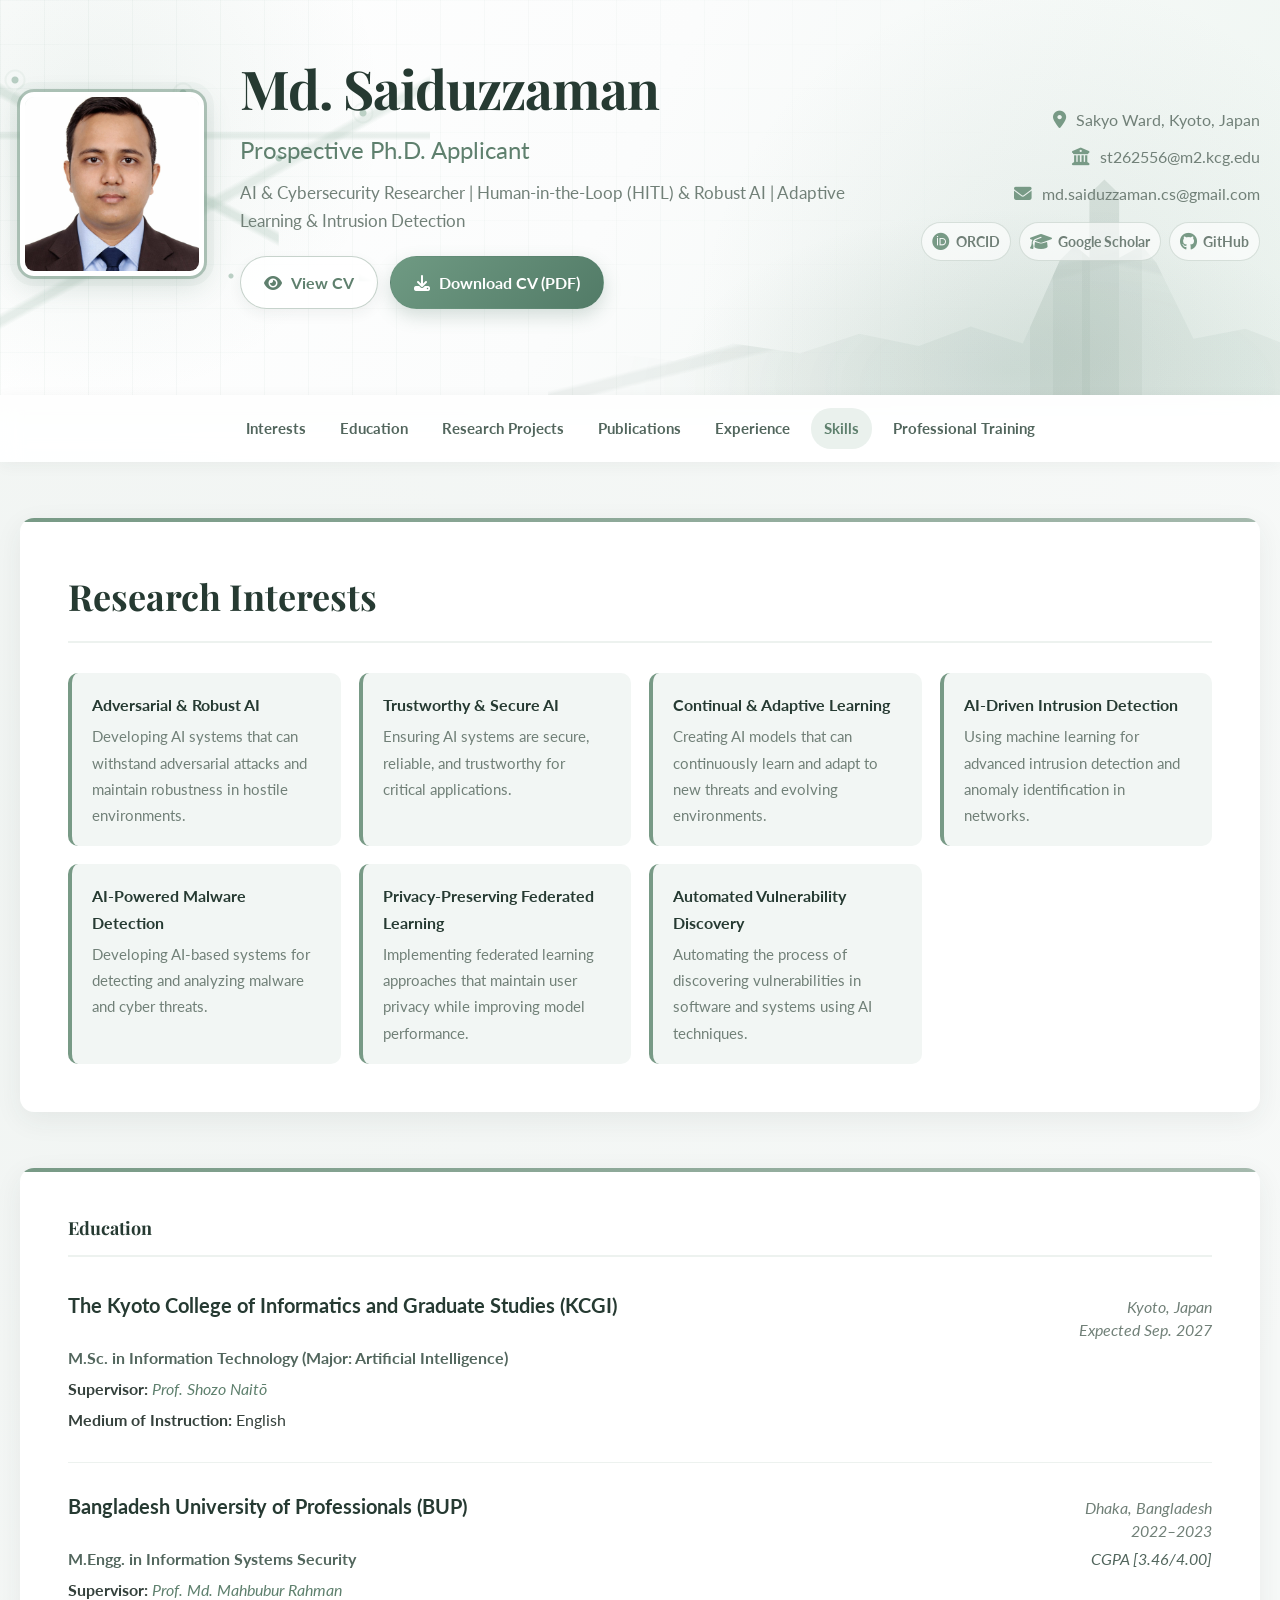
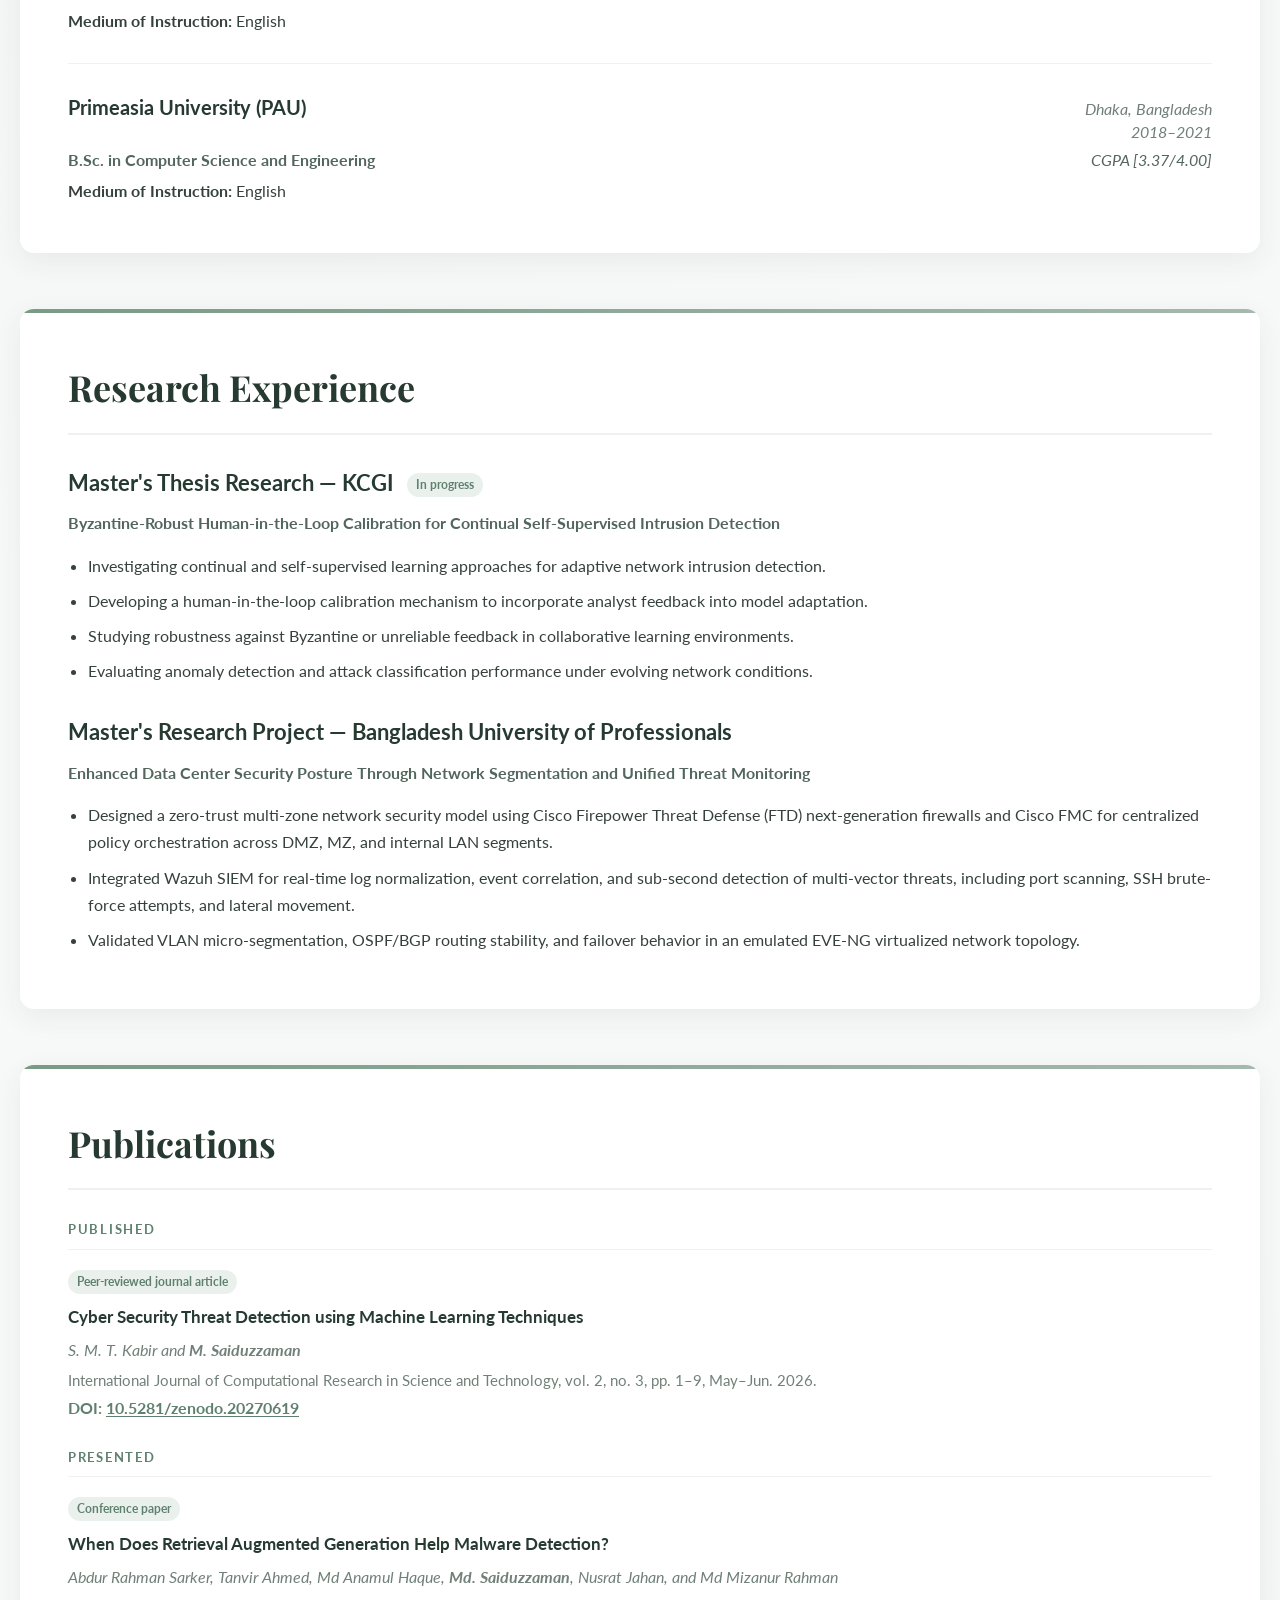
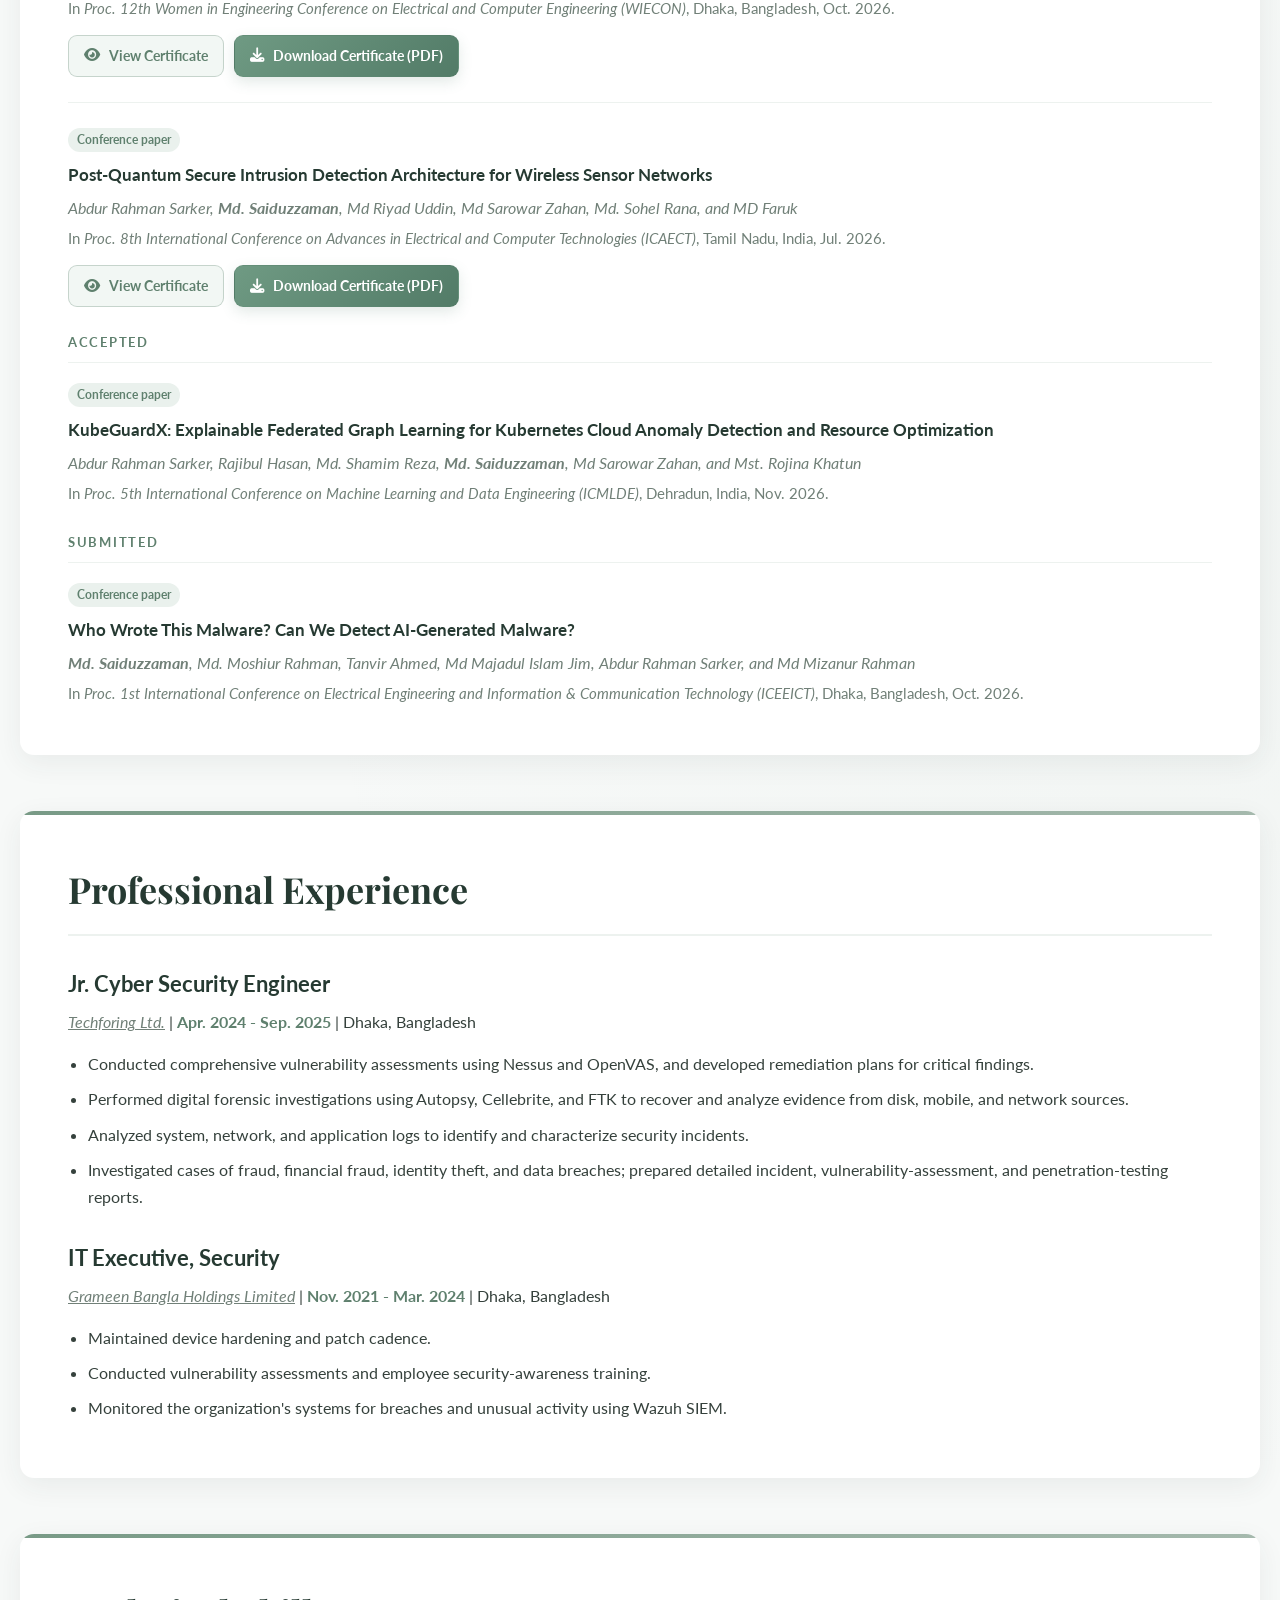
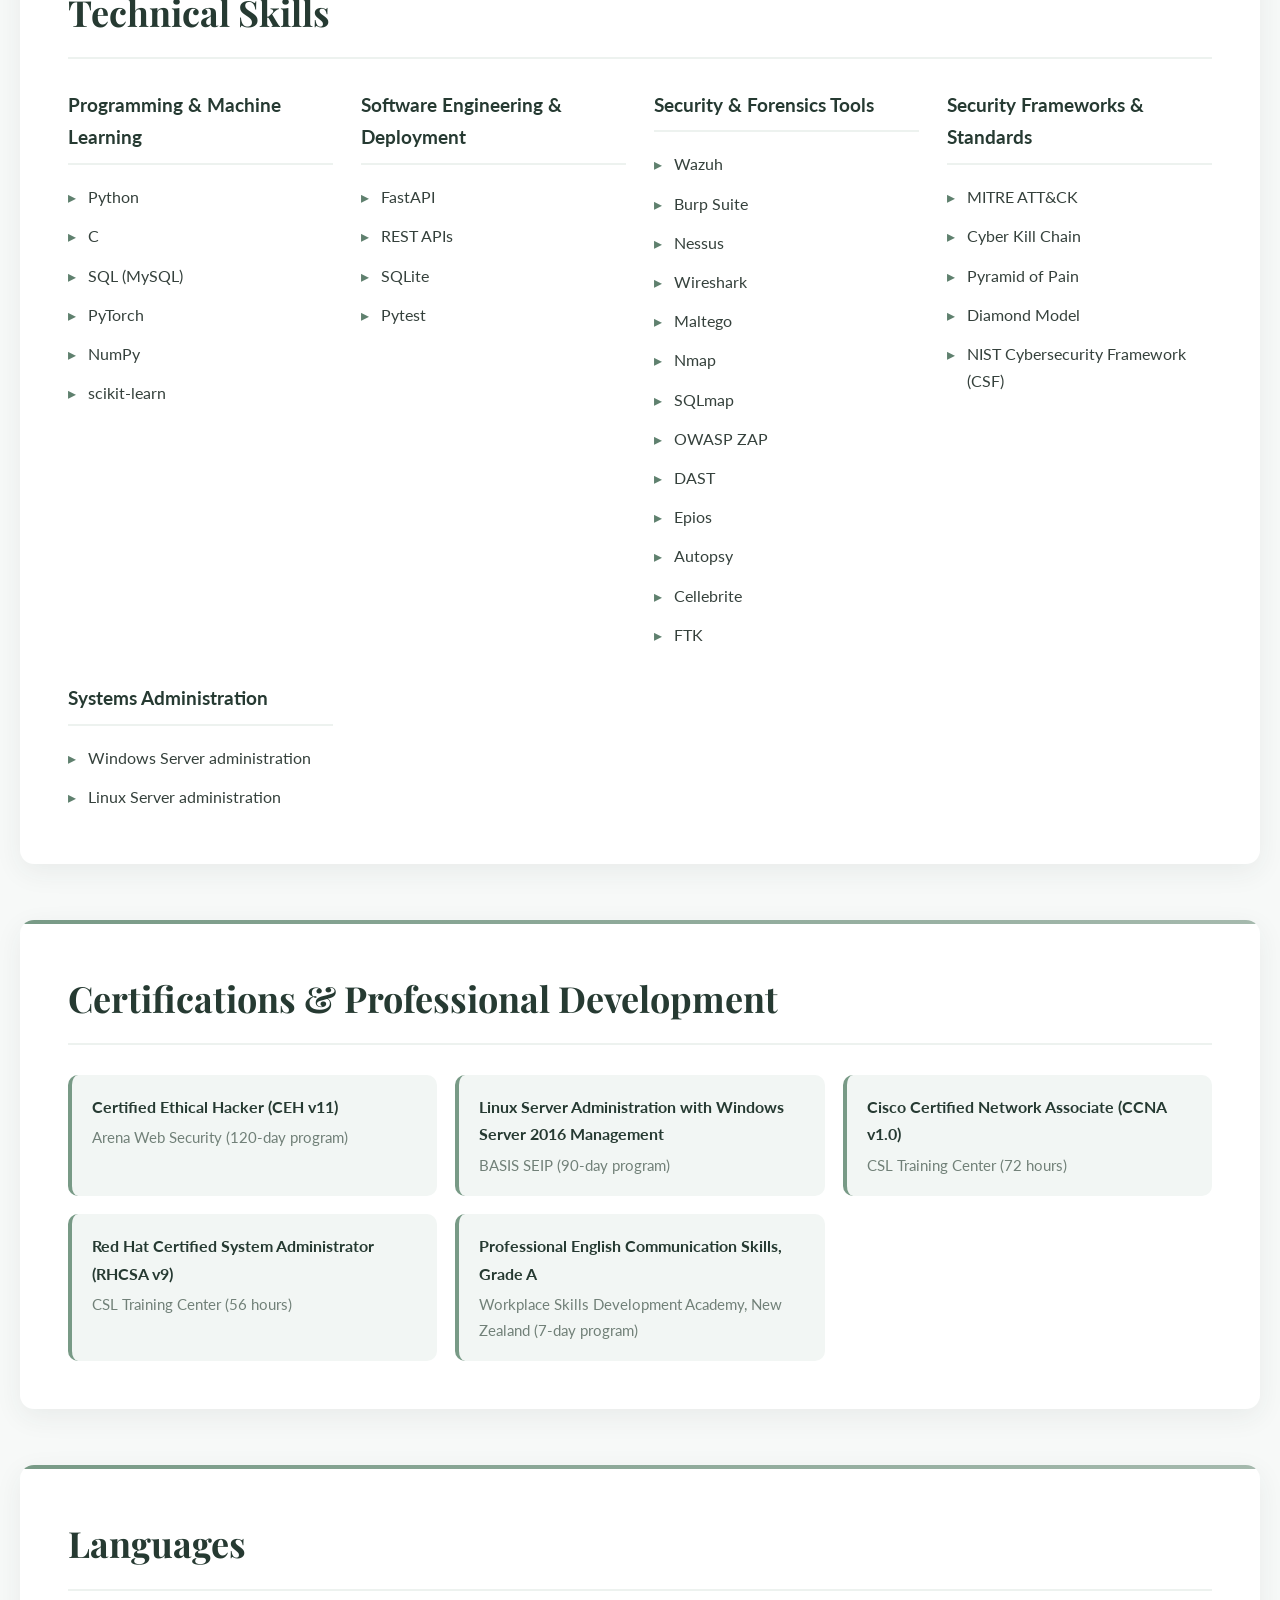
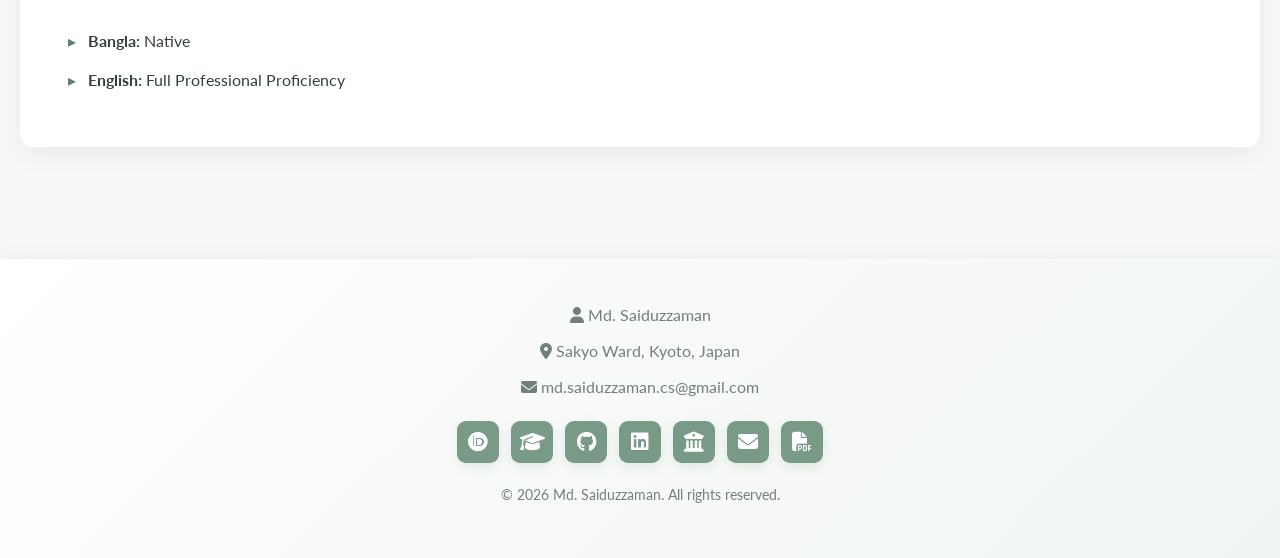
<file: index.html>
<!DOCTYPE html>
<html lang="en">
<head>
    <meta charset="UTF-8">
    <meta name="viewport" content="width=device-width, initial-scale=1.0">
    <title>Md. Saiduzzaman | AI & Cybersecurity Researcher</title>
    <meta name="description" content="Academic portfolio of Md. Saiduzzaman, an AI and cybersecurity researcher pursuing an M.Sc. in Artificial Intelligence at KCGI, Kyoto, Japan.">
    <meta name="theme-color" content="#263a32">
    <meta property="og:type" content="website">
    <meta property="og:title" content="Md. Saiduzzaman | AI & Cybersecurity Researcher">
    <meta property="og:description" content="Research in robust AI, human-in-the-loop intrusion detection, adaptive learning, malware detection, and cybersecurity.">
    <link rel="canonical" href="https://saiduzzamanlisan1337.github.io/Md_Saiduzzaman/">
    <link rel="preconnect" href="https://fonts.googleapis.com">
    <link rel="preconnect" href="https://fonts.gstatic.com" crossorigin>
    <link href="https://fonts.googleapis.com/css2?family=Lato:wght@300;400;700&family=Playfair+Display:wght@400;700&display=swap" rel="stylesheet">
    <link rel="stylesheet" href="styles.css?v=20261109-education-layout">
    <link rel="stylesheet" href="https://cdnjs.cloudflare.com/ajax/libs/font-awesome/6.4.0/css/all.min.css">
</head>
<body>
    <a class="skip-link" href="#main-content">Skip to content</a>
    <header class="hero-reference-bg">
        <div class="hero-circuit-art" aria-hidden="true"></div>
        <div class="hero-kyoto-art" aria-hidden="true"></div>
        <div class="container">
            <div class="header-content">
                <div class="profile-section">
                    <img src="assets/profile.jpg" alt="Md. Saiduzzaman" class="profile-img">
                    <div class="intro">
                        <h1>Md. Saiduzzaman</h1>
                        <h2>Prospective Ph.D. Applicant</h2>
                        <p>AI & Cybersecurity Researcher | Human-in-the-Loop (HITL) & Robust AI | Adaptive Learning & Intrusion Detection</p>
                        <div class="cv-actions" aria-label="Curriculum vitae actions">
                            <a href="assets/Md_Saiduzzaman_CV.pdf" target="_blank" rel="noopener noreferrer" class="btn btn-view" aria-label="View Md. Saiduzzaman CV">
                                <i class="fas fa-eye" aria-hidden="true"></i> View CV
                            </a>
                            <a href="assets/Md_Saiduzzaman_CV.pdf" download="Md_Saiduzzaman_CV.pdf" class="btn" aria-label="Download Md. Saiduzzaman CV">
                                <i class="fas fa-download" aria-hidden="true"></i> Download CV (PDF)
                            </a>
                        </div>
                    </div>
                </div>
                <div class="contact-info">
                    <p><i class="fas fa-map-marker-alt" aria-hidden="true"></i> Sakyo Ward, Kyoto, Japan</p>
                    <p><i class="fas fa-university"></i> <a href="mailto:st262556@m2.kcg.edu">st262556@m2.kcg.edu</a></p>
                    <p><i class="fas fa-envelope" aria-hidden="true"></i> <a href="mailto:md.saiduzzaman.cs@gmail.com">md.saiduzzaman.cs@gmail.com</a></p>
                    <div class="academic-links">
                        <a href="https://orcid.org/0009-0005-6615-3223" target="_blank" rel="noopener noreferrer" aria-label="ORCID profile"><i class="fab fa-orcid"></i> ORCID</a>
                        <a href="https://scholar.google.com/citations?hl=en&amp;authuser=4&amp;user=881mTqMAAAAJ" target="_blank" rel="noopener noreferrer" aria-label="Google Scholar profile"><i class="fas fa-graduation-cap"></i> Google Scholar</a>
                        <a href="https://github.com/SaiduzzamanLisan1337" target="_blank" rel="noopener noreferrer" aria-label="GitHub profile"><i class="fab fa-github"></i> GitHub</a>
                    </div>
                </div>
            </div>
        </div>
    </header>

    <nav aria-label="Primary navigation">
        <div class="container">
            <ul>
                <li><a href="#research" class="active">Interests</a></li>
                <li><a href="#education">Education</a></li>
                <li><a href="#research-exp">Research Projects</a></li>
                <li><a href="#publications">Publications</a></li>
                <li><a href="#experience">Experience</a></li>
                <li><a href="#skills">Skills</a></li>
                <li><a href="#professional-training">Professional Training</a></li>
            </ul>
        </div>
    </nav>

    <main class="container" id="main-content">
        <!-- Research Interests -->
        <section id="research">
            <h2>Research Interests</h2>
            <div class="interests">
                <div class="interest-item">
                    <h4>Adversarial & Robust AI</h4>
                    <p>Developing AI systems that can withstand adversarial attacks and maintain robustness in hostile environments.</p>
                </div>
                <div class="interest-item">
                    <h4>Trustworthy & Secure AI</h4>
                    <p>Ensuring AI systems are secure, reliable, and trustworthy for critical applications.</p>
                </div>
                <div class="interest-item">
                    <h4>Continual & Adaptive Learning</h4>
                    <p>Creating AI models that can continuously learn and adapt to new threats and evolving environments.</p>
                </div>
                <div class="interest-item">
                    <h4>AI-Driven Intrusion Detection</h4>
                    <p>Using machine learning for advanced intrusion detection and anomaly identification in networks.</p>
                </div>
                <div class="interest-item">
                    <h4>AI-Powered Malware Detection</h4>
                    <p>Developing AI-based systems for detecting and analyzing malware and cyber threats.</p>
                </div>
                <div class="interest-item">
                    <h4>Privacy-Preserving Federated Learning</h4>
                    <p>Implementing federated learning approaches that maintain user privacy while improving model performance.</p>
                </div>
                <div class="interest-item">
                    <h4>Automated Vulnerability Discovery</h4>
                    <p>Automating the process of discovering vulnerabilities in software and systems using AI techniques.</p>
                </div>
            </div>
        </section>

        <!-- Education -->
        <section id="education">
            <h2>Education</h2>
            <div class="education-item">
                <div class="education-heading">
                    <h3>The Kyoto College of Informatics and Graduate Studies (KCGI)</h3>
                    <p class="education-location"><span>Kyoto, Japan</span><span>Expected Sep. 2027</span></p>
                </div>
                <p class="degree">M.Sc. in Information Technology (Major: Artificial Intelligence)</p>
                <p class="education-supervisor"><strong>Supervisor:</strong> <a href="https://www.kcg.edu/en/faculty/professor/s-naito" target="_blank" rel="noopener noreferrer">Prof. Shozo Naitō</a></p>
                <p><strong>Medium of Instruction:</strong> English</p>
            </div>

            <div class="education-item">
                <div class="education-heading">
                    <h3>Bangladesh University of Professionals (BUP)</h3>
                    <p class="education-location"><span>Dhaka, Bangladesh</span><span>2022–2023</span></p>
                </div>
                <div class="education-degree-row">
                    <p class="degree">M.Engg. in Information Systems Security</p>
                    <p class="education-cgpa">CGPA [3.46/4.00]</p>
                </div>
                <p class="education-supervisor"><strong>Supervisor:</strong> <a href="https://mist.ac.bd/department/computer_science_and_engineering/faculty-members/dr-md-mahbubur-rahman" target="_blank" rel="noopener noreferrer">Prof. Md. Mahbubur Rahman</a></p>
                <p><strong>Medium of Instruction:</strong> English</p>
            </div>

            <div class="education-item">
                <div class="education-heading">
                    <h3>Primeasia University (PAU)</h3>
                    <p class="education-location"><span>Dhaka, Bangladesh</span><span>2018–2021</span></p>
                </div>
                <div class="education-degree-row">
                    <p class="degree">B.Sc. in Computer Science and Engineering</p>
                    <p class="education-cgpa">CGPA [3.37/4.00]</p>
                </div>
                <p><strong>Medium of Instruction:</strong> English</p>
            </div>
        </section>

        <!-- Research Experience -->
        <section id="research-exp">
            <h2>Research Experience</h2>
            <div class="experience-item">
                <h3>Master's Thesis Research — KCGI <span class="project-status">In progress</span></h3>
                <p class="project-title"><strong>Byzantine-Robust Human-in-the-Loop Calibration for Continual Self-Supervised Intrusion Detection</strong></p>
                <ul>
                    <li>Investigating continual and self-supervised learning approaches for adaptive network intrusion detection.</li>
                    <li>Developing a human-in-the-loop calibration mechanism to incorporate analyst feedback into model adaptation.</li>
                    <li>Studying robustness against Byzantine or unreliable feedback in collaborative learning environments.</li>
                    <li>Evaluating anomaly detection and attack classification performance under evolving network conditions.</li>
                </ul>
            </div>
            <div class="experience-item">
                <h3>Master's Research Project — Bangladesh University of Professionals</h3>
                <p class="project-title"><strong>Enhanced Data Center Security Posture Through Network Segmentation and Unified Threat Monitoring</strong></p>
                <ul>
                    <li>Designed a zero-trust multi-zone network security model using Cisco Firepower Threat Defense (FTD) next-generation firewalls and Cisco FMC for centralized policy orchestration across DMZ, MZ, and internal LAN segments.</li>
                    <li>Integrated Wazuh SIEM for real-time log normalization, event correlation, and sub-second detection of multi-vector threats, including port scanning, SSH brute-force attempts, and lateral movement.</li>
                    <li>Validated VLAN micro-segmentation, OSPF/BGP routing stability, and failover behavior in an emulated EVE-NG virtualized network topology.</li>
                </ul>
            </div>
        </section>

        <!-- Publications -->
        <section id="publications">
            <h2>Publications</h2>
            <div class="publications-list">
                <div class="publication-group">
                    <h3 class="publication-group-title">Published</h3>
                    <div class="publication-item">
                        <span class="publication-kind">Peer-reviewed journal article</span>
                        <h4>Cyber Security Threat Detection using Machine Learning Techniques</h4>
                        <p class="authors">S. M. T. Kabir and <strong>M. Saiduzzaman</strong></p>
                        <p class="details">International Journal of Computational Research in Science and Technology, vol. 2, no. 3, pp. 1–9, May–Jun. 2026.</p>
                        <p class="doi">DOI: <a href="https://doi.org/10.5281/zenodo.20270619" target="_blank" rel="noopener noreferrer">10.5281/zenodo.20270619</a></p>
                    </div>
                </div>

                <div class="publication-group">
                    <h3 class="publication-group-title">Presented</h3>
                    <div class="publication-item">
                        <span class="publication-kind">Conference paper</span>
                        <h4>When Does Retrieval Augmented Generation Help Malware Detection?</h4>
                        <p class="authors">Abdur Rahman Sarker, Tanvir Ahmed, Md Anamul Haque, <strong>Md. Saiduzzaman</strong>, Nusrat Jahan, and Md Mizanur Rahman</p>
                        <p class="details">In <em>Proc. 12th Women in Engineering Conference on Electrical and Computer Engineering (WIECON)</em>, Dhaka, Bangladesh, Oct. 2026.</p>
                        <div class="publication-certificate-actions" aria-label="WIECON-ECE 2026 presentation certificate actions">
                            <a class="publication-pdf-btn publication-view-btn" href="/Md_Saiduzzaman/assets/WIECON_ECE_2026_Presentation_Certificate.pdf" target="_blank" rel="noopener noreferrer" aria-label="View WIECON-ECE 2026 presentation certificate">
                                <i class="fas fa-eye" aria-hidden="true"></i> View Certificate
                            </a>
                            <a class="publication-pdf-btn publication-download-btn" href="/Md_Saiduzzaman/assets/WIECON_ECE_2026_Presentation_Certificate.pdf" download="WIECON_ECE_2026_Presentation_Certificate.pdf" aria-label="Download WIECON-ECE 2026 presentation certificate PDF">
                                <i class="fas fa-download" aria-hidden="true"></i> Download Certificate (PDF)
                            </a>
                        </div>
                    </div>
                    <div class="publication-item">
                        <span class="publication-kind">Conference paper</span>
                        <h4>Post-Quantum Secure Intrusion Detection Architecture for Wireless Sensor Networks</h4>
                        <p class="authors">Abdur Rahman Sarker, <strong>Md. Saiduzzaman</strong>, Md Riyad Uddin, Md Sarowar Zahan, Md. Sohel Rana, and MD Faruk</p>
                        <p class="details">In <em>Proc. 8th International Conference on Advances in Electrical and Computer Technologies (ICAECT)</em>, Tamil Nadu, India, Jul. 2026.</p>
                        <div class="publication-certificate-actions" aria-label="ICAECT 2026 presentation certificate actions">
                            <a class="publication-pdf-btn publication-view-btn" href="/Md_Saiduzzaman/assets/ICAECT%202026%20Certificate%20-%20Md%20Saiduzzaman.pdf" target="_blank" rel="noopener noreferrer" aria-label="View ICAECT 2026 conference presentation certificate">
                                <i class="fas fa-eye" aria-hidden="true"></i> View Certificate
                            </a>
                            <a class="publication-pdf-btn publication-download-btn" href="/Md_Saiduzzaman/assets/ICAECT%202026%20Certificate%20-%20Md%20Saiduzzaman.pdf" download="ICAECT_2026_Presentation_Certificate.pdf" aria-label="Download ICAECT 2026 conference presentation certificate PDF">
                                <i class="fas fa-download" aria-hidden="true"></i> Download Certificate (PDF)
                            </a>
                        </div>
                    </div>
                </div>

                <div class="publication-group">
                    <h3 class="publication-group-title">Accepted</h3>
                    <div class="publication-item">
                        <span class="publication-kind">Conference paper</span>
                        <h4>KubeGuardX: Explainable Federated Graph Learning for Kubernetes Cloud Anomaly Detection and Resource Optimization</h4>
                        <p class="authors">Abdur Rahman Sarker, Rajibul Hasan, Md. Shamim Reza, <strong>Md. Saiduzzaman</strong>, Md Sarowar Zahan, and Mst. Rojina Khatun</p>
                        <p class="details">In <em>Proc. 5th International Conference on Machine Learning and Data Engineering (ICMLDE)</em>, Dehradun, India, Nov. 2026.</p>
                    </div>
                </div>

                <div class="publication-group">
                    <h3 class="publication-group-title">Submitted</h3>
                    <div class="publication-item">
                        <span class="publication-kind">Conference paper</span>
                        <h4>Who Wrote This Malware? Can We Detect AI-Generated Malware?</h4>
                        <p class="authors"><strong>Md. Saiduzzaman</strong>, Md. Moshiur Rahman, Tanvir Ahmed, Md Majadul Islam Jim, Abdur Rahman Sarker, and Md Mizanur Rahman</p>
                        <p class="details">In <em>Proc. 1st International Conference on Electrical Engineering and Information &amp; Communication Technology (ICEEICT)</em>, Dhaka, Bangladesh, Oct. 2026.</p>
                    </div>
                </div>
            </div>
        </section>

        <!-- Professional Experience -->
        <section id="experience">
            <h2>Professional Experience</h2>
            <div class="experience-item">
                <h3>Jr. Cyber Security Engineer</h3>
                <p><a class="company" href="https://www.techforing.com/" target="_blank" rel="noopener noreferrer">Techforing Ltd.</a> | <span class="duration">Apr. 2024 - Sep. 2025</span> | Dhaka, Bangladesh</p>
                <ul>
                    <li>Conducted comprehensive vulnerability assessments using Nessus and OpenVAS, and developed remediation plans for critical findings.</li>
                    <li>Performed digital forensic investigations using Autopsy, Cellebrite, and FTK to recover and analyze evidence from disk, mobile, and network sources.</li>
                    <li>Analyzed system, network, and application logs to identify and characterize security incidents.</li>
                    <li>Investigated cases of fraud, financial fraud, identity theft, and data breaches; prepared detailed incident, vulnerability-assessment, and penetration-testing reports.</li>
                </ul>
            </div>

            <div class="experience-item">
                <h3>IT Executive, Security</h3>
                <p><a class="company" href="https://grameenbangla-h-ltd.com/" target="_blank" rel="noopener noreferrer">Grameen Bangla Holdings Limited</a> | <span class="duration">Nov. 2021 - Mar. 2024</span> | Dhaka, Bangladesh</p>
                <ul>
                    <li>Maintained device hardening and patch cadence.</li>
                    <li>Conducted vulnerability assessments and employee security-awareness training.</li>
                    <li>Monitored the organization's systems for breaches and unusual activity using Wazuh SIEM.</li>
                </ul>
            </div>
        </section>

        <!-- Technical Skills -->
        <section id="skills">
            <h2>Technical Skills</h2>
            <div class="skills-container">
                <div class="skills-category">
                    <h3>Programming & Machine Learning</h3>
                    <ul>
                        <li>Python</li>
                        <li>C</li>
                        <li>SQL (MySQL)</li>
                        <li>PyTorch</li>
                        <li>NumPy</li>
                        <li>scikit-learn</li>
                    </ul>
                </div>
                <div class="skills-category">
                    <h3>Software Engineering & Deployment</h3>
                    <ul>
                        <li>FastAPI</li>
                        <li>REST APIs</li>
                        <li>SQLite</li>
                        <li>Pytest</li>
                    </ul>
                </div>
                <div class="skills-category">
                    <h3>Security & Forensics Tools</h3>
                    <ul>
                        <li>Wazuh</li>
                        <li>Burp Suite</li>
                        <li>Nessus</li>
                        <li>Wireshark</li>
                        <li>Maltego</li>
                        <li>Nmap</li>
                        <li>SQLmap</li>
                        <li>OWASP ZAP</li>
                        <li>DAST</li>
                        <li>Epios</li>
                        <li>Autopsy</li>
                        <li>Cellebrite</li>
                        <li>FTK</li>
                    </ul>
                </div>
                <div class="skills-category">
                    <h3>Security Frameworks & Standards</h3>
                    <ul>
                        <li>MITRE ATT&CK</li>
                        <li>Cyber Kill Chain</li>
                        <li>Pyramid of Pain</li>
                        <li>Diamond Model</li>
                        <li>NIST Cybersecurity Framework (CSF)</li>
                    </ul>
                </div>
                <div class="skills-category">
                    <h3>Systems Administration</h3>
                    <ul>
                        <li>Windows Server administration</li>
                        <li>Linux Server administration</li>
                    </ul>
                </div>
            </div>
        </section>

        <!-- Professional Development & Training -->
        <section id="professional-training">
            <h2>Certifications & Professional Development</h2>
            <div class="certifications-list">
                <div class="certification-item">
                    <h4>Certified Ethical Hacker (CEH v11)</h4>
                    <p>Arena Web Security (120-day program)</p>
                </div>
                <div class="certification-item">
                    <h4>Linux Server Administration with Windows Server 2016 Management</h4>
                    <p>BASIS SEIP (90-day program)</p>
                </div>
                <div class="certification-item">
                    <h4>Cisco Certified Network Associate (CCNA v1.0)</h4>
                    <p>CSL Training Center (72 hours)</p>
                </div>
                <div class="certification-item">
                    <h4>Red Hat Certified System Administrator (RHCSA v9)</h4>
                    <p>CSL Training Center (56 hours)</p>
                </div>
                <div class="certification-item">
                    <h4>Professional English Communication Skills, Grade A</h4>
                    <p>Workplace Skills Development Academy, New Zealand (7-day program)</p>
                </div>

            </div>
        </section>

        <!-- Languages -->
        <section id="languages">
            <h2>Languages</h2>
            <div class="skills-container">
                <div class="skills-category">
                    <ul>
                        <li><strong>Bangla:</strong> Native</li>
                        <li><strong>English:</strong> Full Professional Proficiency </li>
                    </ul>
                </div>
            </div>
        </section>
    </main>

    <footer>
        <div class="container">
            <div class="footer-content">
                <p><i class="fas fa-user"></i> Md. Saiduzzaman</p>
                <p><i class="fas fa-map-marker-alt" aria-hidden="true"></i> Sakyo Ward, Kyoto, Japan</p>
                <p><i class="fas fa-envelope" aria-hidden="true"></i> <a href="mailto:md.saiduzzaman.cs@gmail.com">md.saiduzzaman.cs@gmail.com</a></p>
                <div class="social-links">
                    <a href="https://orcid.org/0009-0005-6615-3223" target="_blank" rel="noopener noreferrer" aria-label="ORCID"><i class="fab fa-orcid"></i></a>
                    <a href="https://scholar.google.com/citations?hl=en&amp;authuser=4&amp;user=881mTqMAAAAJ" target="_blank" rel="noopener noreferrer" aria-label="Google Scholar"><i class="fas fa-graduation-cap"></i></a>
                    <a href="https://github.com/SaiduzzamanLisan1337" target="_blank" rel="noopener noreferrer" aria-label="GitHub"><i class="fab fa-github"></i></a>
                    <a href="https://www.linkedin.com/in/saiduzzamanlisan1337/" target="_blank" rel="noopener noreferrer" aria-label="LinkedIn"><i class="fab fa-linkedin"></i></a>
                    <a href="mailto:st262556@m2.kcg.edu" aria-label="KCGI email"><i class="fas fa-university"></i></a>
                    <a href="mailto:md.saiduzzaman.cs@gmail.com" aria-label="Personal email"><i class="fas fa-envelope"></i></a>
                    <a href="assets/Md_Saiduzzaman_CV.pdf" download="Md_Saiduzzaman_CV.pdf" aria-label="Download Md. Saiduzzaman CV"><i class="fas fa-file-pdf"></i></a>
                </div>
                <p style="margin-top: 20px; font-size: 0.9rem;">© 2026 Md. Saiduzzaman. All rights reserved.</p>
            </div>
        </div>
    </footer>

    <script src="script.js"></script>
</body>
</html>
</file>
<file: styles.css>
/* ================================
   Md. Saiduzzaman — Academic Portfolio
   Muted Sage Green theme + mobile-first polish
   ================================ */
:root {
    --primary-color: #263a32;
    --secondary-color: #52665d;
    --accent-color: #789a86;
    --accent-dark: #5f806e;
    --accent-soft: #eaf1ed;
    --light-color: #edf2ef;
    --dark-color: #263a32;
    --text-color: #35413c;
    --text-light: #718078;
    --surface: #ffffff;
    --page: #f7f9f8;
    --shadow: 0 8px 28px rgba(38, 58, 50, 0.07);
    --shadow-hover: 0 12px 32px rgba(38, 58, 50, 0.11);
    --transition: 0.28s ease;
}

* {
    margin: 0;
    padding: 0;
    box-sizing: border-box;
}

html {
    scroll-behavior: smooth;
    scroll-padding-top: 88px;
}

body {
    font-family: 'Lato', sans-serif;
    background:
        radial-gradient(circle at 4% 12%, rgba(120,154,134,.05), transparent 22%),
        radial-gradient(circle at 96% 54%, rgba(120,154,134,.045), transparent 24%),
        var(--page);
    color: var(--text-color);
    line-height: 1.7;
    overflow-x: hidden;
    -webkit-font-smoothing: antialiased;
    text-rendering: optimizeLegibility;
}

a {
    color: var(--accent-dark);
}

.container {
    width: min(1250px, calc(100% - 40px));
    margin: 0 auto;
}

/* Header — subtle circuit-board left + faint Kyoto silhouette right */
header.hero-reference-bg {
    background:
        radial-gradient(circle at 7% 28%, rgba(105, 151, 129, .10), transparent 24%),
        radial-gradient(circle at 82% 84%, rgba(117, 151, 137, .12), transparent 32%),
        linear-gradient(116deg, #ffffff 0%, #fbfcfc 48%, #eef5f1 100%);
    min-height: 395px;
    padding: 58px 0 48px;
    box-shadow: var(--shadow);
    position: relative;
    overflow: hidden;
    isolation: isolate;
}

header.hero-reference-bg::before {
    content: '';
    position: absolute;
    inset: 0;
    z-index: -4;
    opacity: .62;
    background-image:
        linear-gradient(90deg, rgba(113, 155, 137, .10) 1px, transparent 1px),
        linear-gradient(rgba(113, 155, 137, .06) 1px, transparent 1px);
    background-size: 44px 44px;
    mask-image: linear-gradient(90deg, #000 0%, rgba(0,0,0,.65) 48%, transparent 82%);
    pointer-events: none;
}

header.hero-reference-bg::after {
    content: '';
    position: absolute;
    right: -90px;
    bottom: -120px;
    width: 720px;
    height: 320px;
    z-index: -3;
    background: radial-gradient(ellipse at 50% 55%, rgba(104,139,122,.14), transparent 65%);
    border-radius: 50%;
    pointer-events: none;
}

.hero-circuit-art {
    position: absolute;
    left: -15px;
    top: 38px;
    width: 445px;
    height: 320px;
    z-index: -1;
    opacity: .45;
    pointer-events: none;
    background:
        radial-gradient(circle at 30px 42px, #6f9b84 0 3px, transparent 4px),
        radial-gradient(circle at 118px 103px, #6f9b84 0 3px, transparent 4px),
        radial-gradient(circle at 198px 55px, #6f9b84 0 3px, transparent 4px),
        radial-gradient(circle at 294px 120px, #6f9b84 0 3px, transparent 4px),
        radial-gradient(circle at 378px 75px, #6f9b84 0 3px, transparent 4px),
        radial-gradient(circle at 246px 238px, #6f9b84 0 2px, transparent 3px);
}

.hero-circuit-art::before {
    content: '';
    position: absolute;
    inset: 0;
    background:
        linear-gradient(28deg, transparent 48%, rgba(111,155,132,.42) 49%, rgba(111,155,132,.42) 50%, transparent 51%),
        linear-gradient(151deg, transparent 50%, rgba(111,155,132,.34) 51%, rgba(111,155,132,.34) 52%, transparent 53%),
        linear-gradient(0deg, transparent 68%, rgba(111,155,132,.30) 69%, rgba(111,155,132,.30) 70%, transparent 71%);
    clip-path: polygon(0 0, 100% 0, 100% 76%, 84% 76%, 84% 58%, 66% 58%, 66% 100%, 0 100%);
}

.hero-circuit-art::after {
    content: '';
    position: absolute;
    inset: 0;
    background:
        radial-gradient(circle at 30px 42px, transparent 0 8px, rgba(111,155,132,.17) 9px 10px, transparent 11px),
        radial-gradient(circle at 198px 55px, transparent 0 8px, rgba(111,155,132,.17) 9px 10px, transparent 11px),
        radial-gradient(circle at 378px 75px, transparent 0 8px, rgba(111,155,132,.17) 9px 10px, transparent 11px);
}

.hero-kyoto-art {
    position: absolute;
    right: -10px;
    bottom: 0;
    width: min(58vw, 780px);
    height: 245px;
    z-index: -1;
    opacity: .23;
    pointer-events: none;
    background:
        linear-gradient(90deg, transparent 0 72%, rgba(73,108,93,.55) 72% 73%, transparent 73%),
        linear-gradient(90deg, transparent 0 68%, rgba(73,108,93,.40) 68% 77%, transparent 77%),
        linear-gradient(90deg, transparent 0 65%, rgba(73,108,93,.30) 65% 80%, transparent 80%),
        linear-gradient(166deg, transparent 0 56%, rgba(73,108,93,.30) 57% 59%, transparent 60%),
        linear-gradient(14deg, transparent 0 63%, rgba(73,108,93,.24) 64% 66%, transparent 67%),
        radial-gradient(ellipse at 70% 96%, rgba(89,125,108,.28) 0 27%, transparent 64%);
    clip-path: polygon(
        0 86%, 9% 83%, 17% 86%, 25% 79%, 34% 83%, 42% 75%,
        50% 80%, 57% 72%, 64% 79%, 69% 45%, 71% 39%, 73% 44%,
        73% 18%, 75% 12%, 77% 18%, 77% 44%, 80% 39%, 82% 46%,
        87% 77%, 94% 73%, 100% 80%, 100% 100%, 0 100%);
}

.header-content {
    display: flex;
    align-items: center;
    justify-content: space-between;
    gap: 48px;
    position: relative;
    z-index: 2;
}

.profile-section {
    display: flex;
    align-items: center;
    gap: 36px;
    min-width: 0;
}

/* Square academic headshot treatment. The image asset is already cropped to 1:1, so the face stays properly framed. */
.profile-img {
    width: 184px;
    height: 184px;
    flex: 0 0 184px;
    aspect-ratio: 1 / 1;
    display: block;
    border-radius: 14px;
    object-fit: cover;
    object-position: center;
    border: 5px solid #ffffff;
    outline: 3px solid rgba(120,154,134,.52);
    background: #ffffff;
    box-shadow: 0 10px 28px rgba(73,111,94,.18), 0 0 0 10px rgba(120,154,134,.06);
    transition: transform var(--transition), box-shadow var(--transition);
}

.profile-img:hover {
    transform: translateY(-2px);
    box-shadow: 0 14px 34px rgba(73,111,94,.22), 0 0 0 14px rgba(120,154,134,.08);
}

.intro { min-width: 0; }

.intro h1 {
    font-family: 'Playfair Display', serif;
    font-size: clamp(2.25rem, 4.3vw, 3.35rem);
    line-height: 1.12;
    color: var(--primary-color);
    margin-bottom: 12px;
    font-weight: 700;
    letter-spacing: -0.02em;
}

.intro h2 {
    font-size: clamp(1.15rem, 2vw, 1.5rem);
    color: var(--accent-dark);
    margin-bottom: 8px;
    font-weight: 400;
}

.intro p { font-size: 1.05rem; color: var(--text-light); max-width: 650px; }

.contact-info { text-align: right; color: var(--text-light); flex: 0 0 auto; position: relative; z-index: 3; }
.contact-info p { margin-bottom: 10px; display: flex; align-items: center; justify-content: flex-end; gap: 10px; white-space: nowrap; }
.contact-info a { color: inherit; text-decoration: none; transition: color var(--transition); }
.contact-info a:hover, .contact-info a:focus-visible { color: var(--accent-dark); text-decoration: underline; text-underline-offset: 3px; }
.contact-info i { color: var(--accent-color); font-size: 1.1rem; }

.academic-links { display: flex; justify-content: flex-end; flex-wrap: wrap; gap: 8px; margin-top: 14px; }
.academic-links a { display: inline-flex; align-items: center; gap: 6px; padding: 7px 10px; border: 1px solid rgba(95,128,110,.22); border-radius: 999px; background: rgba(255,255,255,.62); font-size: .86rem; font-weight: 700; }
.academic-links a:hover, .academic-links a:focus-visible { background: rgba(111,154,131,.12); text-decoration: none; }
.academic-links i { color: var(--accent-color); }

.btn {
    display: inline-flex;
    align-items: center;
    justify-content: center;
    gap: 9px;
    background: linear-gradient(135deg, #6f9a83, #527b67);
    color: #fff;
    padding: 12px 23px;
    min-height: 46px;
    border-radius: 999px;
    text-decoration: none;
    font-weight: 700;
    margin-top: 20px;
    transition: transform var(--transition), background var(--transition), box-shadow var(--transition);
    box-shadow: 0 7px 18px rgba(82,123,103,.24);
    border: 1px solid rgba(95,128,110,.08);
    cursor: pointer;
    font-size: 1rem;
}

.btn:hover, .btn:focus-visible { background: linear-gradient(135deg, #527b67, #416653); color: #fff; transform: translateY(-2px); box-shadow: 0 10px 24px rgba(65,102,83,.26); }

.cv-actions {
    display: flex;
    align-items: center;
    flex-wrap: wrap;
    gap: 12px;
}
.cv-actions .btn { margin-top: 20px; }
.cv-actions .btn-view {
    color: var(--accent-dark);
    background: rgba(255,255,255,.82);
    border: 1px solid rgba(95,128,110,.35);
    box-shadow: 0 5px 14px rgba(38,58,50,.06);
}
.cv-actions .btn-view:hover, .cv-actions .btn-view:focus-visible {
    color: #fff;
    background: linear-gradient(135deg, #6f9a83, #527b67);
}

/* Navigation */
nav {
    background: rgba(255, 255, 255, 0.93);
    padding: 13px 0;
    box-shadow: 0 3px 15px rgba(38, 58, 50, 0.05);
    position: sticky;
    top: 0;
    z-index: 100;
    backdrop-filter: blur(10px);
}

nav ul {
    display: flex;
    justify-content: center;
    list-style: none;
    gap: 8px;
    overflow-x: auto;
    scrollbar-width: none;
    -webkit-overflow-scrolling: touch;
}

nav ul::-webkit-scrollbar { display: none; }

nav ul li { flex: 0 0 auto; }

nav ul li a {
    display: block;
    text-decoration: none;
    color: var(--secondary-color);
    font-weight: 700;
    font-size: 0.92rem;
    padding: 8px 13px;
    border-radius: 20px;
    transition: color var(--transition), background var(--transition);
}

nav ul li a:hover,
nav ul li a.active {
    color: var(--accent-dark);
    background: var(--accent-soft);
}

/* Main content */
main { padding: 56px 0; }

section {
    margin-bottom: 56px;
    background: var(--surface);
    padding: 48px;
    border-radius: 14px;
    box-shadow: var(--shadow);
    position: relative;
    overflow: hidden;
}

section::before {
    content: '';
    position: absolute;
    top: 0;
    left: 0;
    width: 100%;
    height: 4px;
    background: linear-gradient(90deg, var(--accent-color), #a5b9ad);
}

section h2 {
    font-family: 'Playfair Display', serif;
    font-size: clamp(1.75rem, 3vw, 2.25rem);
    color: var(--primary-color);
    margin-bottom: 30px;
    padding-bottom: 14px;
    border-bottom: 2px solid var(--light-color);
}

/* Research Interests */
.interests {
    display: grid;
    grid-template-columns: repeat(auto-fit, minmax(270px, 1fr));
    gap: 18px;
}

.interest-item {
    background: #f2f6f4;
    padding: 18px 20px;
    border-radius: 10px;
    border-left: 4px solid var(--accent-color);
    transition: transform var(--transition), background var(--transition), box-shadow var(--transition);
}

.interest-item:hover {
    background: var(--accent-soft);
    transform: translateY(-2px);
    box-shadow: 0 7px 18px rgba(38, 58, 50, 0.06);
}

.interest-item h4 { color: var(--primary-color); margin-bottom: 5px; }
.interest-item p { color: var(--text-light); font-size: 0.96rem; }

/* Education */
.education-item {
    margin-bottom: 27px;
    padding-bottom: 27px;
    border-bottom: 1px solid var(--light-color);
}
.education-item:last-child { border-bottom: none; margin-bottom: 0; padding-bottom: 0; }
.education-heading,
.education-degree-row {
    display: flex;
    align-items: baseline;
    justify-content: space-between;
    gap: 18px;
}
.education-item h3 {
    min-width: 0;
    margin-bottom: 4px;
    color: var(--primary-color);
    font-size: 1.25rem;
    line-height: 1.4;
}
.education-location {
    display: flex;
    flex: 0 0 auto;
    flex-direction: column;
    align-items: flex-end;
    color: var(--text-light);
    font-style: italic;
    line-height: 1.45;
    text-align: right;
}
.education-item .degree {
    margin: 3px 0 4px;
    color: var(--secondary-color);
    font-weight: 700;
}
.education-cgpa {
    flex: 0 0 auto;
    color: var(--secondary-color);
    font-style: italic;
    white-space: nowrap;
}
.education-supervisor { margin-bottom: 3px; }
.education-supervisor a {
    color: var(--accent-dark);
    font-style: italic;
    text-decoration: none;
    text-underline-offset: 3px;
}
.education-supervisor a:hover,
.education-supervisor a:focus-visible { text-decoration: underline; }

/* Experience */
.experience-item { margin-bottom: 30px; }
.experience-item:last-child { margin-bottom: 0; }
.experience-item h3 { font-size: 1.35rem; color: var(--primary-color); margin-bottom: 5px; }
.experience-item .role { font-weight: 700; }
.experience-item .company { font-style: italic; color: var(--text-light); }
.experience-item .duration { color: var(--accent-dark); font-weight: 700; }
.experience-item ul { margin-top: 15px; padding-left: 20px; }
.experience-item li { margin-bottom: 8px; }

/* Skills */
.skills-container {
    display: grid;
    grid-template-columns: repeat(auto-fit, minmax(240px, 1fr));
    gap: 28px;
}
.skills-category h3 {
    font-size: 1.2rem;
    color: var(--primary-color);
    margin-bottom: 12px;
    padding-bottom: 9px;
    border-bottom: 2px solid var(--light-color);
}
.skills-category ul { list-style: none; }
.skills-category li { padding: 6px 0 6px 20px; position: relative; }
.skills-category li::before {
    content: '▸';
    color: var(--accent-dark);
    position: absolute;
    left: 0;
}

/* Publications */
.publications-list { margin-top: 20px; }
.publication-group { margin-top: 26px; }
.publication-group:first-child { margin-top: 0; }
.publication-group-title {
    display: flex;
    align-items: center;
    gap: 14px;
    margin: 0 0 20px;
    padding-bottom: 10px;
    border-bottom: 1px solid var(--light-color);
    color: var(--accent-dark);
    font: 700 .82rem/1.4 'Lato', sans-serif;
    letter-spacing: .13em;
    text-transform: uppercase;
}
.publication-item { margin-bottom: 25px; padding-bottom: 25px; border-bottom: 1px solid var(--light-color); }
.publication-group .publication-item:last-child { border-bottom: none; margin-bottom: 0; padding-bottom: 0; }
.publication-item h4 { color: var(--primary-color); margin-bottom: 5px; font-size: 1.08rem; }
.publication-item .authors { font-style: italic; color: var(--text-light); margin-bottom: 5px; }
.publication-item .details { font-size: 0.95rem; color: var(--text-light); }
.publication-item .doi { color: var(--accent-dark); font-weight: 700; }
.publication-item a:not(.publication-pdf-btn) { color: var(--accent-dark); text-underline-offset: 2px; }
.publication-certificate-actions {
    display: flex;
    flex-wrap: wrap;
    align-items: center;
    gap: 10px;
    margin-top: 13px;
}
.publication-pdf-btn {
    display: inline-flex;
    align-items: center;
    justify-content: center;
    gap: 9px;
    min-height: 42px;
    padding: 9px 15px;
    border: 1px solid rgba(82, 123, 103, .2);
    border-radius: 9px;
    background: linear-gradient(135deg, #6f9a83, #527b67);
    box-shadow: 0 5px 14px rgba(82,123,103,.16);
    color: #fff !important;
    font-size: .9rem;
    font-weight: 700;
    line-height: 1.35;
    text-decoration: none;
    transition: transform var(--transition), background var(--transition), box-shadow var(--transition);
}
.publication-view-btn {
    color: var(--accent-dark) !important;
    background: #f2f7f4;
    border-color: rgba(82, 123, 103, .28);
    box-shadow: none;
}
.publication-pdf-btn:hover, .publication-pdf-btn:focus-visible {
    background: linear-gradient(135deg, #527b67, #416653);
    box-shadow: 0 8px 18px rgba(65,102,83,.22);
    color: #fff !important;
    transform: translateY(-2px);
}
.certificate-note {
    margin-top: 10px;
    margin-bottom: 0;
    color: var(--accent-dark);
    font-size: .9rem;
    font-weight: 700;
}
.certificate-note-link {
    display: inline-block;
    text-decoration: none;
    cursor: pointer;
}
.certificate-note-link:hover, .certificate-note-link:focus-visible {
    text-decoration: underline;
    text-underline-offset: 3px;
}

/* Certifications */
.certifications-list { display: grid; grid-template-columns: repeat(auto-fit, minmax(280px, 1fr)); gap: 18px; }
.certification-item { background: #f2f6f4; padding: 18px 20px; border-radius: 10px; border-left: 4px solid var(--accent-color); }
.certification-item h4 { color: var(--primary-color); margin-bottom: 5px; }
.certification-item p { font-size: 0.95rem; color: var(--text-light); }
.certificate-download-card {
    grid-column: 1 / -1;
    display: flex;
    align-items: center;
    justify-content: space-between;
    gap: 24px;
    padding: 22px 24px;
    background: linear-gradient(135deg, #f5f8f6 0%, #edf4ef 100%);
    border-left-width: 5px;
}
.certificate-btn {
    display: inline-flex;
    align-items: center;
    justify-content: center;
    gap: 9px;
    flex: 0 0 auto;
    min-height: 44px;
    padding: 10px 18px;
    border-radius: 9px;
    text-decoration: none;
    font-weight: 700;
    color: #ffffff;
    background: linear-gradient(135deg, #6f9a83, #527b67);
    box-shadow: 0 6px 16px rgba(82,123,103,.20);
    transition: transform var(--transition), background var(--transition), box-shadow var(--transition);
    white-space: nowrap;
}
.certificate-btn:hover, .certificate-btn:focus-visible {
    color: #ffffff;
    background: linear-gradient(135deg, #527b67, #416653);
    transform: translateY(-2px);
    box-shadow: 0 9px 20px rgba(65,102,83,.24);
}

/* Footer */
footer {
    background: linear-gradient(135deg, #ffffff 0%, #f0f5f2 100%);
    padding: 42px 0;
    text-align: center;
    box-shadow: 0 -4px 15px rgba(38, 58, 50, 0.05);
}
.footer-content p { margin-bottom: 9px; color: var(--text-light); }
.footer-content p a { color: inherit; text-decoration: none; }
.footer-content p a:hover { color: var(--accent-dark); text-decoration: underline; text-underline-offset: 3px; }
.social-links { display: flex; justify-content: center; align-items: center; flex-wrap: wrap; gap: 12px; margin-top: 20px; }
.social-links a {
    display: inline-flex;
    align-items: center;
    justify-content: center;
    width: 42px;
    height: 42px;
    border-radius: 9px;
    background: var(--accent-color);
    color: #fff;
    font-size: 1.25rem;
    text-decoration: none;
    transition: transform var(--transition), background var(--transition), box-shadow var(--transition);
    box-shadow: 0 4px 12px rgba(120, 154, 134, 0.18);
}
.social-links a:hover, .social-links a:focus-visible {
    background: var(--accent-dark);
    color: #fff;
    transform: translateY(-3px);
    box-shadow: 0 8px 18px rgba(95, 128, 110, 0.22);
}

/* Animation */
@keyframes fadeIn { from { opacity: 0; transform: translateY(18px); } to { opacity: 1; transform: translateY(0); } }
section { animation: fadeIn 0.6s ease-out; }

/* Tablet */
@media (max-width: 900px) {
    .academic-links { justify-content: center; }
    header.hero-reference-bg { min-height: auto; }
    .hero-kyoto-art { width: 70vw; height: 190px; opacity: .16; }
    .header-content { flex-direction: column; text-align: center; gap: 26px; }
    .profile-section { justify-content: center; width: 100%; }
    .intro { text-align: left; }
    .cv-actions { justify-content: flex-start; }
    .contact-info { text-align: center; }
    .contact-info p { justify-content: center; }
}

/* Mobile — optimized for narrow phone screens */
@media (max-width: 600px) {
    html { scroll-padding-top: 66px; }
    body { font-size: 15px; }
    .container { width: min(100% - 24px, 1200px); }

    header.hero-reference-bg {
        padding: 34px 0 30px;
        min-height: auto;
    }

    .hero-circuit-art {
        left: -145px;
        top: 10px;
        opacity: .20;
        transform: scale(.88);
        transform-origin: left top;
    }

    .hero-kyoto-art {
        right: -100px;
        width: 125vw;
        height: 150px;
        opacity: .11;
    }

    .header-content { gap: 20px; }
    .profile-section { flex-direction: column; gap: 17px; width: 100%; }

    /* Keep the full portrait visible; no face zoom/cropping on phones. */
    .profile-img {
        width: 142px;
        height: 142px;
        flex-basis: 142px;
        border-width: 4px;
        outline-width: 2px;
        border-radius: 12px;
        box-shadow: 0 8px 20px rgba(73,111,94,.16), 0 0 0 8px rgba(120,154,134,.055);
        object-fit: cover;
        object-position: center;
    }

    .intro { width: 100%; text-align: center; }
    .intro h1 { font-size: clamp(1.85rem, 9.5vw, 2.35rem); line-height: 1.08; margin-bottom: 9px; }
    .intro h2 { font-size: 1.06rem; line-height: 1.35; margin-bottom: 7px; }
    .intro p { font-size: .94rem; line-height: 1.55; max-width: 330px; margin: 0 auto; }

    .btn { width: min(100%, 230px); margin: 15px auto 0; min-height: 44px; }
    .cv-actions { flex-direction: column; align-items: center; gap: 0; }
    .cv-actions .btn { width: min(100%, 230px); margin: 15px auto 0; }

    .contact-info { width: 100%; font-size: .88rem; }
    .contact-info p { white-space: normal; overflow-wrap: anywhere; justify-content: center; margin-bottom: 7px; }

    nav { padding: 7px 0; }
    nav ul { justify-content: flex-start; gap: 2px; padding: 0 2px; }
    nav ul li a { font-size: .78rem; padding: 7px 9px; white-space: nowrap; }

    main { padding: 24px 0; }
    section { padding: 24px 17px; margin-bottom: 22px; border-radius: 11px; }
    section h2 { margin-bottom: 20px; font-size: 1.55rem; line-height: 1.2; }
    .interests, .skills-container, .certifications-list { grid-template-columns: 1fr; gap: 12px; }
    .interest-item, .certification-item { padding: 16px; }
    .certificate-download-card { align-items: stretch; flex-direction: column; gap: 15px; }
    .certificate-btn { width: 100%; }
    .education-item, .publication-item { padding-bottom: 20px; margin-bottom: 20px; }
    .education-heading, .education-degree-row { display: block; }
    .education-item h3, .experience-item h3 { font-size: 1.15rem; line-height: 1.4; }
    .education-location { align-items: flex-start; margin: 3px 0 7px; text-align: left; }
    .education-cgpa { margin-top: 0; }
    .publication-item h4 { font-size: 1rem; line-height: 1.45; }
    .experience-item ul { padding-left: 18px; }
    .experience-item li { margin-bottom: 7px; }
    .social-links { gap: 9px; }
    .social-links a { width: 42px; height: 42px; }
    footer { padding: 30px 0; }
}

/* Respect reduced-motion preferences */
@media (prefers-reduced-motion: reduce) {
    html { scroll-behavior: auto; }
    *, *::before, *::after { transition-duration: 0.01ms !important; animation-duration: 0.01ms !important; animation-iteration-count: 1 !important; }
}

/* Print */
@media print {
    body { background: white; color: black; }
    header, nav, footer { display: none; }
    section { box-shadow: none; border: 1px solid #ddd; page-break-inside: avoid; }
}


/* Accessibility and additional portfolio details */
.skip-link {
    position: absolute;
    top: 8px;
    left: 8px;
    z-index: 1000;
    padding: 10px 14px;
    border-radius: 8px;
    background: var(--primary-color);
    color: #fff;
    transform: translateY(-160%);
}
.skip-link:focus { transform: translateY(0); }
.project-title { color: var(--secondary-color); margin-top: 8px; }
.project-status, .publication-kind {
    display: inline-block;
    margin-left: 8px;
    padding: 3px 9px;
    border-radius: 999px;
    background: var(--accent-soft);
    color: var(--accent-dark);
    font: 700 .76rem/1.5 'Lato', sans-serif;
    vertical-align: middle;
}
.publication-kind { margin: 0 0 8px; }
.publication-item .status { margin-top: 6px; }
.reveal { opacity: 0; transform: translateY(16px); transition: opacity .55s ease, transform .55s ease; }
.reveal.is-visible { opacity: 1; transform: translateY(0); }
@media (prefers-reduced-motion: reduce) {
    .reveal, .reveal.is-visible { opacity: 1; transform: none; transition: none; }
}
@media (max-width: 600px) {
    .project-status { margin: 7px 0 0; }
}

/* Education layout: keep the right-hand metadata readable at tablet and phone widths. */
@media (max-width: 900px) {
    #education .education-heading,
    #education .education-degree-row {
        display: flex;
        flex-direction: column;
        align-items: flex-start;
        justify-content: flex-start;
        gap: 0;
    }

    #education .education-heading h3 {
        width: 100%;
        margin-bottom: 2px;
    }

    #education .education-location {
        display: flex;
        width: 100%;
        flex: 0 0 auto;
        flex-direction: column;
        align-items: flex-start;
        gap: 0;
        margin: 2px 0 7px;
        line-height: 1.5;
        text-align: left;
    }

    #education .education-location span {
        display: block;
        width: 100%;
    }

    #education .education-degree-row .degree {
        margin: 3px 0 0;
    }

    #education .education-cgpa {
        display: block;
        margin: 0;
        white-space: normal;
        line-height: 1.5;
    }
}

/* Match the compact academic-section heading in the desktop reference. */
@media (min-width: 901px) {
    #education {
        padding-bottom: 49px;
    }

    #education h2 {
        font-size: 1.125rem;
        line-height: 1.4;
        margin-bottom: 34px;
    }

    #education .education-item {
        margin-bottom: 29px;
        padding-bottom: 29px;
    }

    #education .education-item:last-child {
        margin-bottom: 0;
        padding-bottom: 0;
    }
}
</file>
